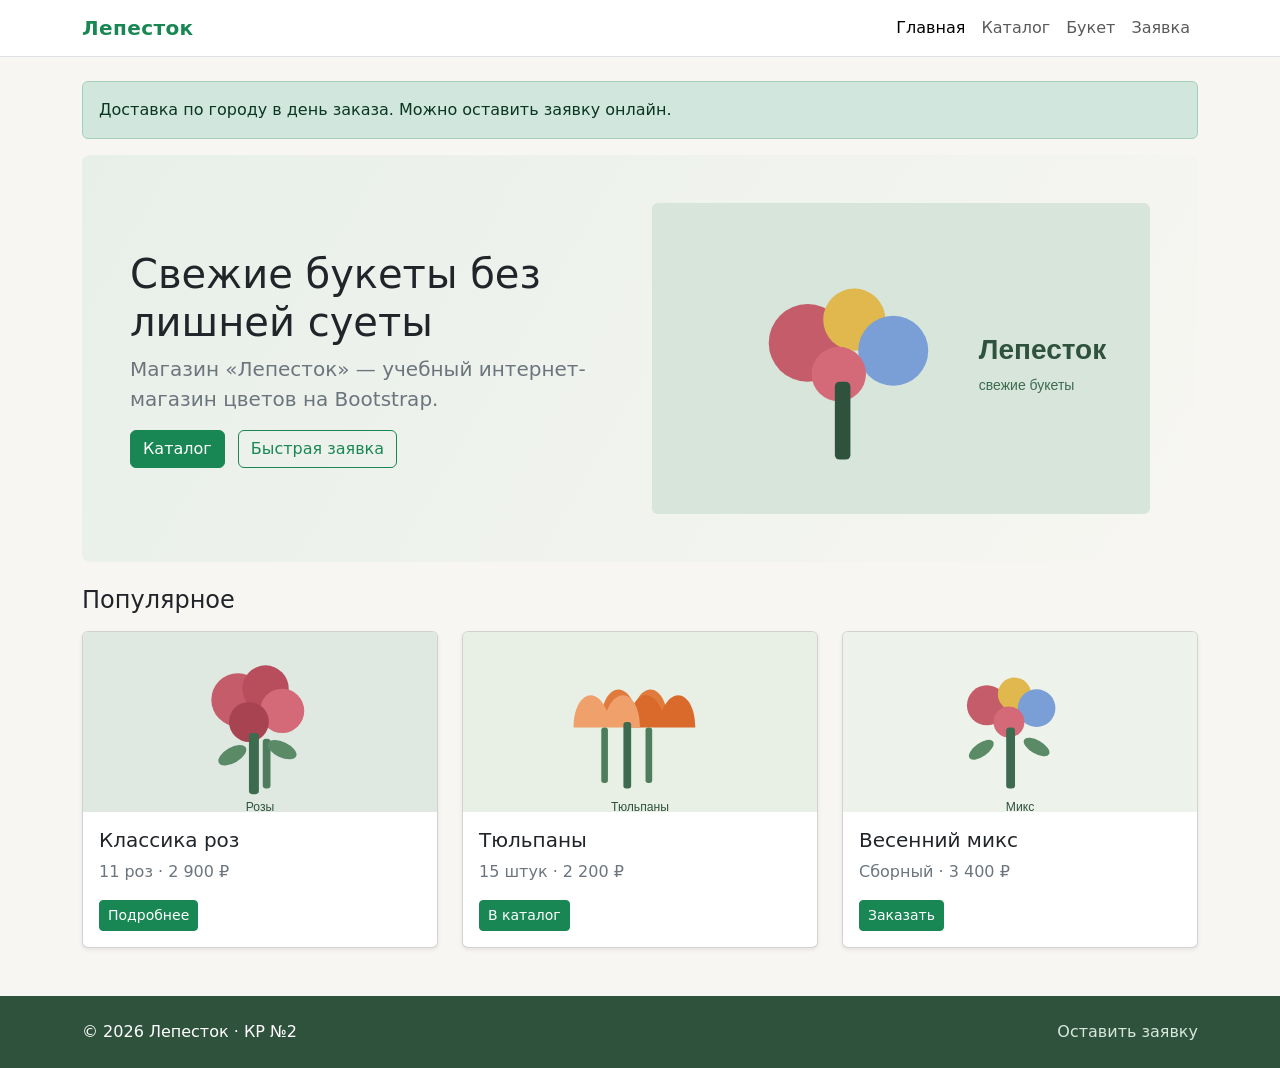
<file: index.html>
<!DOCTYPE html>
<html lang="ru">
<head>
  <meta charset="UTF-8">
  <meta name="viewport" content="width=device-width, initial-scale=1.0">
  <meta name="description" content="Лепесток — цветочный магазин. Учебный проект на Bootstrap.">
  <title>Лепесток — главная</title>
  <link href="https://cdn.jsdelivr.net/npm/bootstrap@5.3.3/dist/css/bootstrap.min.css" rel="stylesheet">
  <link rel="stylesheet" href="css/custom.css">
</head>
<body>
  <nav class="navbar navbar-expand-lg navbar-light bg-white border-bottom">
    <div class="container">
      <a class="navbar-brand text-success" href="index.html">Лепесток</a>
      <button class="navbar-toggler" type="button" data-bs-toggle="collapse" data-bs-target="#mainNav" aria-controls="mainNav" aria-expanded="false" aria-label="Открыть меню">
        <span class="navbar-toggler-icon"></span>
      </button>
      <div class="collapse navbar-collapse" id="mainNav">
        <ul class="navbar-nav ms-auto mb-2 mb-lg-0">
          <li class="nav-item"><a class="nav-link active" href="index.html">Главная</a></li>
          <li class="nav-item"><a class="nav-link" href="catalog.html">Каталог</a></li>
          <li class="nav-item"><a class="nav-link" href="product.html">Букет</a></li>
          <li class="nav-item"><a class="nav-link" href="order.html">Заявка</a></li>
        </ul>
      </div>
    </div>
  </nav>

  <main class="container my-4">
    <div class="alert alert-success" role="alert">
      Доставка по городу в день заказа. Можно оставить заявку онлайн.
    </div>

    <section class="hero-block p-4 p-md-5 mb-4">
      <div class="row align-items-center g-4">
        <div class="col-md-6">
          <h1 class="display-6">Свежие букеты без лишней суеты</h1>
          <p class="lead text-secondary">Магазин «Лепесток» — учебный интернет-магазин цветов на Bootstrap.</p>
          <a class="btn btn-success me-2" href="catalog.html">Каталог</a>
          <button class="btn btn-outline-success" type="button" data-bs-toggle="modal" data-bs-target="#orderModal">Быстрая заявка</button>
        </div>
        <div class="col-md-6">
          <img class="img-fluid rounded" src="images/hero.svg" alt="Букеты магазина Лепесток">
        </div>
      </div>
    </section>

    <h2 class="h4 mb-3">Популярное</h2>
    <div class="row g-4">
      <div class="col-md-4">
        <div class="card h-100 shadow-sm">
          <img src="images/bouquet-rose.svg" class="card-img-top product-thumb" alt="Букет роз">
          <div class="card-body">
            <h3 class="h5 card-title">Классика роз</h3>
            <p class="card-text text-secondary">11 роз · 2 900 ₽</p>
            <a href="product.html" class="btn btn-sm btn-success">Подробнее</a>
          </div>
        </div>
      </div>
      <div class="col-md-4">
        <div class="card h-100 shadow-sm">
          <img src="images/bouquet-tulip.svg" class="card-img-top product-thumb" alt="Тюльпаны">
          <div class="card-body">
            <h3 class="h5 card-title">Тюльпаны</h3>
            <p class="card-text text-secondary">15 штук · 2 200 ₽</p>
            <a href="catalog.html" class="btn btn-sm btn-success">В каталог</a>
          </div>
        </div>
      </div>
      <div class="col-md-4">
        <div class="card h-100 shadow-sm">
          <img src="images/bouquet-mix.svg" class="card-img-top product-thumb" alt="Микс">
          <div class="card-body">
            <h3 class="h5 card-title">Весенний микс</h3>
            <p class="card-text text-secondary">Сборный · 3 400 ₽</p>
            <a href="order.html" class="btn btn-sm btn-success">Заказать</a>
          </div>
        </div>
      </div>
    </div>
  </main>

  <footer class="footer-shop text-white mt-5 py-4">
    <div class="container d-flex flex-wrap justify-content-between gap-2">
      <span>© 2026 Лепесток · КР №2</span>
      <a href="order.html">Оставить заявку</a>
    </div>
  </footer>

  <div class="modal fade" id="orderModal" tabindex="-1" aria-labelledby="orderModalLabel" aria-hidden="true">
    <div class="modal-dialog">
      <div class="modal-content">
        <div class="modal-header">
          <h2 class="modal-title fs-5" id="orderModalLabel">Быстрая заявка</h2>
          <button type="button" class="btn-close" data-bs-dismiss="modal" aria-label="Закрыть"></button>
        </div>
        <div class="modal-body">
          <form>
            <div class="mb-3">
              <label for="m-name" class="form-label">Имя *</label>
              <input type="text" class="form-control" id="m-name" required>
            </div>
            <div class="mb-3">
              <label for="m-phone" class="form-label">Телефон *</label>
              <input type="tel" class="form-control" id="m-phone" required>
            </div>
            <div class="mb-3">
              <label for="m-text" class="form-label">Комментарий</label>
              <textarea class="form-control" id="m-text" rows="3"></textarea>
            </div>
            <button type="submit" class="btn btn-success">Отправить</button>
          </form>
        </div>
      </div>
    </div>
  </div>

  <script src="https://cdn.jsdelivr.net/npm/bootstrap@5.3.3/dist/js/bootstrap.bundle.min.js"></script>
</body>
</html>
</file>
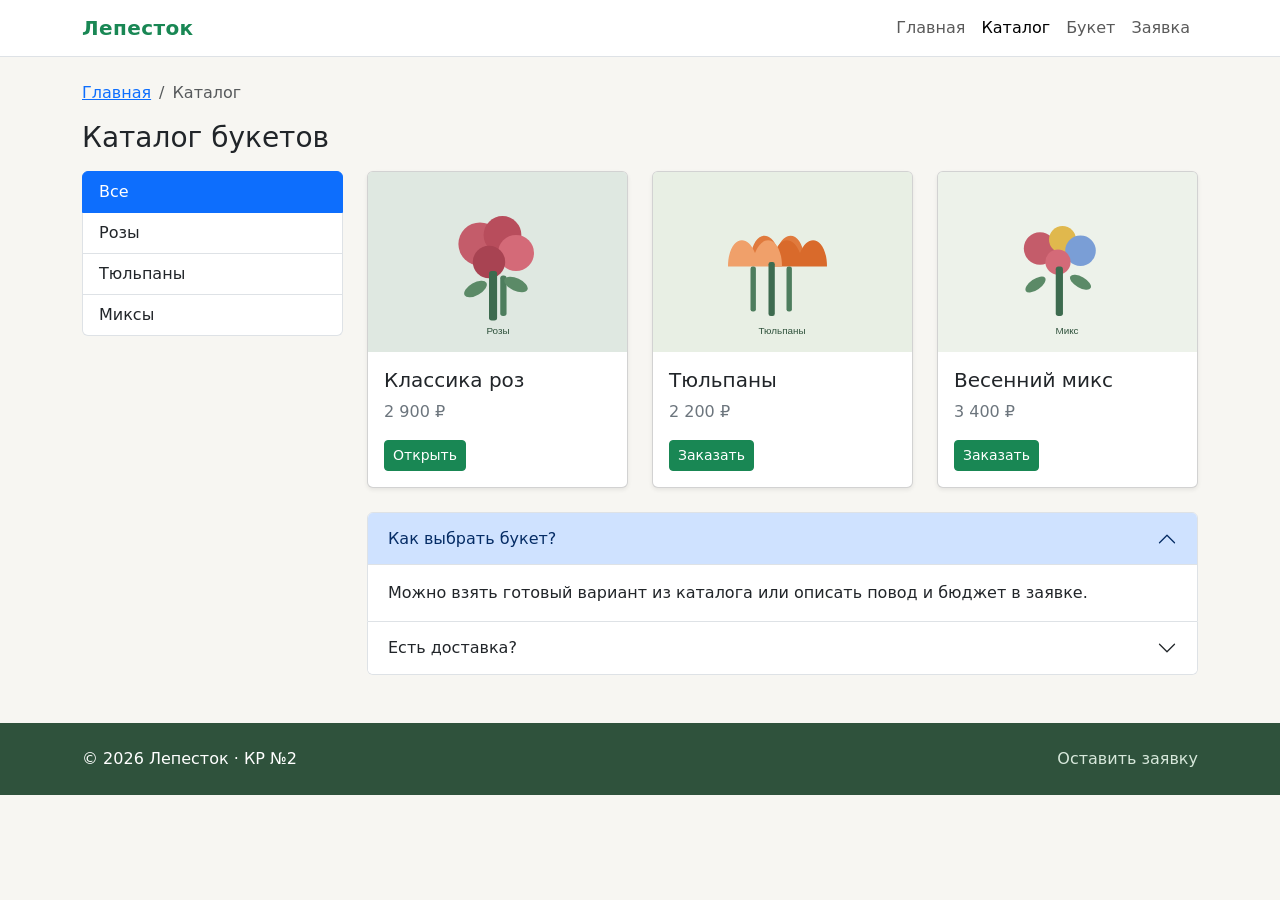
<file: catalog.html>
<!DOCTYPE html>
<html lang="ru">
<head>
  <meta charset="UTF-8">
  <meta name="viewport" content="width=device-width, initial-scale=1.0">
  <meta name="description" content="Каталог букетов Лепесток на Bootstrap.">
  <title>Лепесток — каталог</title>
  <link href="https://cdn.jsdelivr.net/npm/bootstrap@5.3.3/dist/css/bootstrap.min.css" rel="stylesheet">
  <link rel="stylesheet" href="css/custom.css">
</head>
<body>
  <nav class="navbar navbar-expand-lg navbar-light bg-white border-bottom">
    <div class="container">
      <a class="navbar-brand text-success" href="index.html">Лепесток</a>
      <button class="navbar-toggler" type="button" data-bs-toggle="collapse" data-bs-target="#mainNav" aria-controls="mainNav" aria-expanded="false" aria-label="Открыть меню">
        <span class="navbar-toggler-icon"></span>
      </button>
      <div class="collapse navbar-collapse" id="mainNav">
        <ul class="navbar-nav ms-auto mb-2 mb-lg-0">
          <li class="nav-item"><a class="nav-link" href="index.html">Главная</a></li>
          <li class="nav-item"><a class="nav-link active" href="catalog.html">Каталог</a></li>
          <li class="nav-item"><a class="nav-link" href="product.html">Букет</a></li>
          <li class="nav-item"><a class="nav-link" href="order.html">Заявка</a></li>
        </ul>
      </div>
    </div>
  </nav>

  <main class="container my-4">
    <nav aria-label="breadcrumb">
      <ol class="breadcrumb">
        <li class="breadcrumb-item"><a href="index.html">Главная</a></li>
        <li class="breadcrumb-item active" aria-current="page">Каталог</li>
      </ol>
    </nav>

    <h1 class="h3 mb-3">Каталог букетов</h1>

    <div class="row g-4">
      <div class="col-lg-3">
        <div class="list-group">
          <a href="catalog.html" class="list-group-item list-group-item-action active" aria-current="true">Все</a>
          <a href="#roses" class="list-group-item list-group-item-action">Розы</a>
          <a href="#tulips" class="list-group-item list-group-item-action">Тюльпаны</a>
          <a href="#mix" class="list-group-item list-group-item-action">Миксы</a>
        </div>
      </div>

      <div class="col-lg-9">
        <div class="row g-4">
          <div class="col-md-6 col-xl-4" id="roses">
            <div class="card h-100 shadow-sm">
              <img src="images/bouquet-rose.svg" class="card-img-top product-thumb" alt="Классика роз">
              <div class="card-body">
                <h2 class="h5">Классика роз</h2>
                <p class="text-secondary">2 900 ₽</p>
                <a href="product.html" class="btn btn-success btn-sm">Открыть</a>
              </div>
            </div>
          </div>
          <div class="col-md-6 col-xl-4" id="tulips">
            <div class="card h-100 shadow-sm">
              <img src="images/bouquet-tulip.svg" class="card-img-top product-thumb" alt="Тюльпаны">
              <div class="card-body">
                <h2 class="h5">Тюльпаны</h2>
                <p class="text-secondary">2 200 ₽</p>
                <a href="order.html" class="btn btn-success btn-sm">Заказать</a>
              </div>
            </div>
          </div>
          <div class="col-md-6 col-xl-4" id="mix">
            <div class="card h-100 shadow-sm">
              <img src="images/bouquet-mix.svg" class="card-img-top product-thumb" alt="Весенний микс">
              <div class="card-body">
                <h2 class="h5">Весенний микс</h2>
                <p class="text-secondary">3 400 ₽</p>
                <a href="order.html" class="btn btn-success btn-sm">Заказать</a>
              </div>
            </div>
          </div>
        </div>

        <div class="accordion mt-4" id="faq">
          <div class="accordion-item">
            <h2 class="accordion-header">
              <button class="accordion-button" type="button" data-bs-toggle="collapse" data-bs-target="#faq1">
                Как выбрать букет?
              </button>
            </h2>
            <div id="faq1" class="accordion-collapse collapse show" data-bs-parent="#faq">
              <div class="accordion-body">
                Можно взять готовый вариант из каталога или описать повод и бюджет в заявке.
              </div>
            </div>
          </div>
          <div class="accordion-item">
            <h2 class="accordion-header">
              <button class="accordion-button collapsed" type="button" data-bs-toggle="collapse" data-bs-target="#faq2">
                Есть доставка?
              </button>
            </h2>
            <div id="faq2" class="accordion-collapse collapse" data-bs-parent="#faq">
              <div class="accordion-body">
                Да, по городу в день заказа. Точное время уточняем по телефону.
              </div>
            </div>
          </div>
        </div>
      </div>
    </div>
  </main>

  <footer class="footer-shop text-white mt-5 py-4">
    <div class="container d-flex flex-wrap justify-content-between gap-2">
      <span>© 2026 Лепесток · КР №2</span>
      <a href="order.html">Оставить заявку</a>
    </div>
  </footer>

  <script src="https://cdn.jsdelivr.net/npm/bootstrap@5.3.3/dist/js/bootstrap.bundle.min.js"></script>
</body>
</html>
</file>
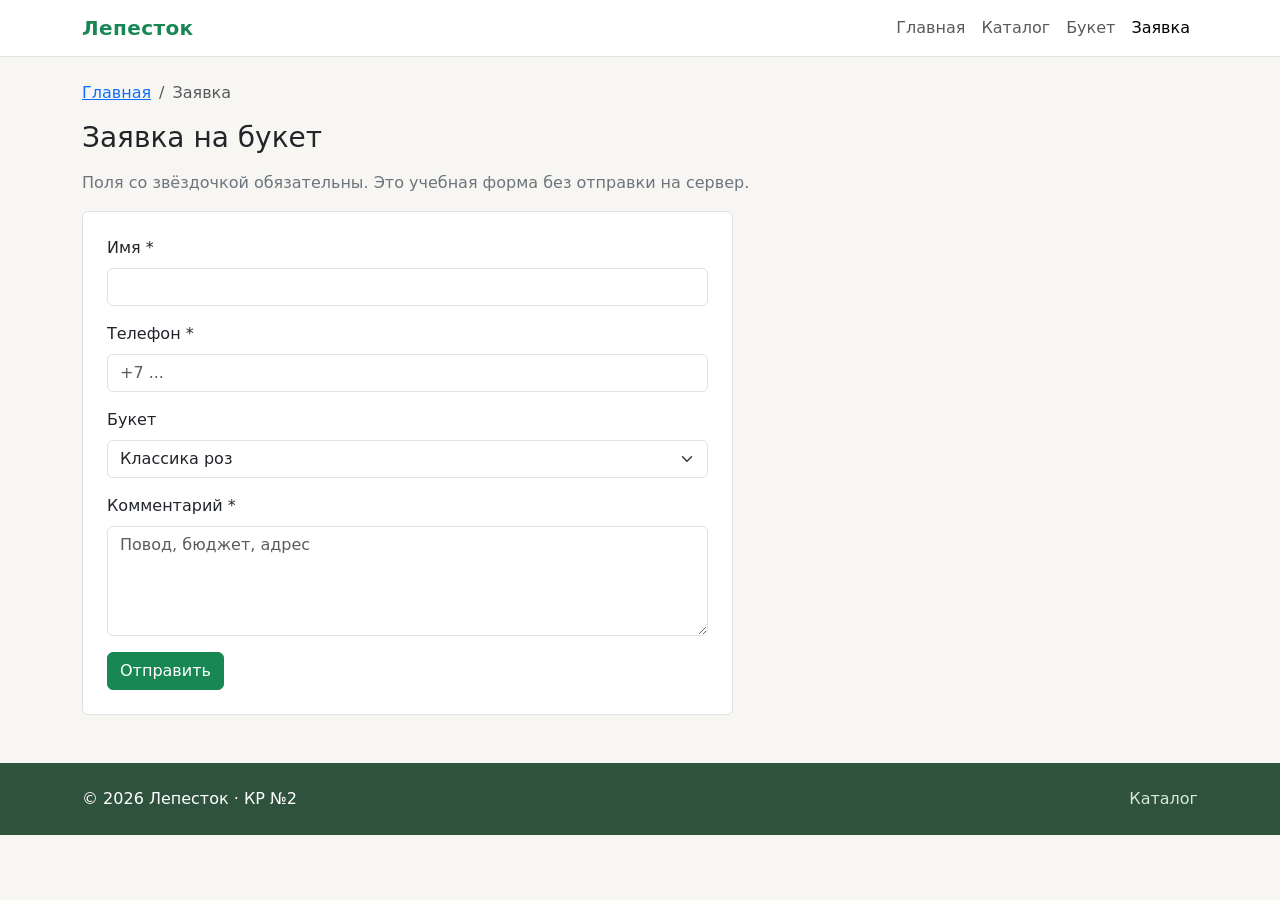
<file: order.html>
<!DOCTYPE html>
<html lang="ru">
<head>
  <meta charset="UTF-8">
  <meta name="viewport" content="width=device-width, initial-scale=1.0">
  <meta name="description" content="Заявка на букет в магазине Лепесток.">
  <title>Лепесток — заявка</title>
  <link href="https://cdn.jsdelivr.net/npm/bootstrap@5.3.3/dist/css/bootstrap.min.css" rel="stylesheet">
  <link rel="stylesheet" href="css/custom.css">
</head>
<body>
  <nav class="navbar navbar-expand-lg navbar-light bg-white border-bottom">
    <div class="container">
      <a class="navbar-brand text-success" href="index.html">Лепесток</a>
      <button class="navbar-toggler" type="button" data-bs-toggle="collapse" data-bs-target="#mainNav" aria-controls="mainNav" aria-expanded="false" aria-label="Открыть меню">
        <span class="navbar-toggler-icon"></span>
      </button>
      <div class="collapse navbar-collapse" id="mainNav">
        <ul class="navbar-nav ms-auto mb-2 mb-lg-0">
          <li class="nav-item"><a class="nav-link" href="index.html">Главная</a></li>
          <li class="nav-item"><a class="nav-link" href="catalog.html">Каталог</a></li>
          <li class="nav-item"><a class="nav-link" href="product.html">Букет</a></li>
          <li class="nav-item"><a class="nav-link active" href="order.html">Заявка</a></li>
        </ul>
      </div>
    </div>
  </nav>

  <main class="container my-4">
    <nav aria-label="breadcrumb">
      <ol class="breadcrumb">
        <li class="breadcrumb-item"><a href="index.html">Главная</a></li>
        <li class="breadcrumb-item active" aria-current="page">Заявка</li>
      </ol>
    </nav>

    <h1 class="h3 mb-3">Заявка на букет</h1>
    <p class="text-secondary">Поля со звёздочкой обязательны. Это учебная форма без отправки на сервер.</p>

    <form class="bg-white border rounded p-4 col-lg-7">
      <div class="mb-3">
        <label for="name" class="form-label">Имя *</label>
        <input type="text" class="form-control" id="name" required>
      </div>
      <div class="mb-3">
        <label for="phone" class="form-label">Телефон *</label>
        <input type="tel" class="form-control" id="phone" placeholder="+7 ..." required>
      </div>
      <div class="mb-3">
        <label for="bouquet" class="form-label">Букет</label>
        <select class="form-select" id="bouquet">
          <option>Классика роз</option>
          <option>Тюльпаны</option>
          <option>Весенний микс</option>
          <option>Свой вариант</option>
        </select>
      </div>
      <div class="mb-3">
        <label for="message" class="form-label">Комментарий *</label>
        <textarea class="form-control" id="message" rows="4" required placeholder="Повод, бюджет, адрес"></textarea>
      </div>
      <button type="submit" class="btn btn-success">Отправить</button>
    </form>
  </main>

  <footer class="footer-shop text-white mt-5 py-4">
    <div class="container d-flex flex-wrap justify-content-between gap-2">
      <span>© 2026 Лепесток · КР №2</span>
      <a href="catalog.html">Каталог</a>
    </div>
  </footer>

  <script src="https://cdn.jsdelivr.net/npm/bootstrap@5.3.3/dist/js/bootstrap.bundle.min.js"></script>
</body>
</html>
</file>
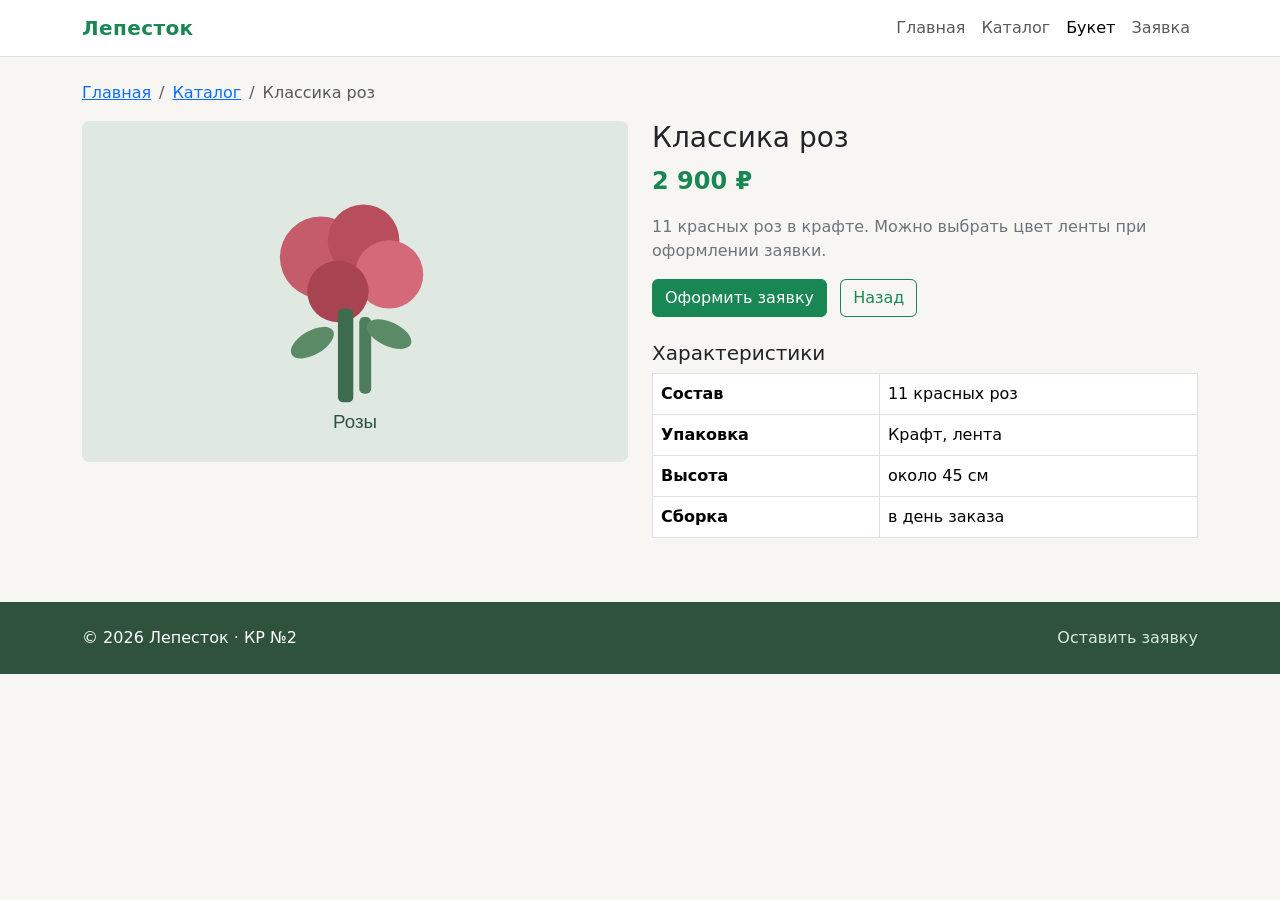
<file: product.html>
<!DOCTYPE html>
<html lang="ru">
<head>
  <meta charset="UTF-8">
  <meta name="viewport" content="width=device-width, initial-scale=1.0">
  <meta name="description" content="Букет Классика роз — страница товара Лепесток.">
  <title>Лепесток — Классика роз</title>
  <link href="https://cdn.jsdelivr.net/npm/bootstrap@5.3.3/dist/css/bootstrap.min.css" rel="stylesheet">
  <link rel="stylesheet" href="css/custom.css">
</head>
<body>
  <nav class="navbar navbar-expand-lg navbar-light bg-white border-bottom">
    <div class="container">
      <a class="navbar-brand text-success" href="index.html">Лепесток</a>
      <button class="navbar-toggler" type="button" data-bs-toggle="collapse" data-bs-target="#mainNav" aria-controls="mainNav" aria-expanded="false" aria-label="Открыть меню">
        <span class="navbar-toggler-icon"></span>
      </button>
      <div class="collapse navbar-collapse" id="mainNav">
        <ul class="navbar-nav ms-auto mb-2 mb-lg-0">
          <li class="nav-item"><a class="nav-link" href="index.html">Главная</a></li>
          <li class="nav-item"><a class="nav-link" href="catalog.html">Каталог</a></li>
          <li class="nav-item"><a class="nav-link active" href="product.html">Букет</a></li>
          <li class="nav-item"><a class="nav-link" href="order.html">Заявка</a></li>
        </ul>
      </div>
    </div>
  </nav>

  <main class="container my-4">
    <nav aria-label="breadcrumb">
      <ol class="breadcrumb">
        <li class="breadcrumb-item"><a href="index.html">Главная</a></li>
        <li class="breadcrumb-item"><a href="catalog.html">Каталог</a></li>
        <li class="breadcrumb-item active" aria-current="page">Классика роз</li>
      </ol>
    </nav>

    <div class="row g-4">
      <div class="col-md-6">
        <img src="images/bouquet-rose.svg" class="product-hero-img" alt="Букет из красных роз">
      </div>
      <div class="col-md-6">
        <h1 class="h3">Классика роз</h1>
        <p class="fs-4 text-success fw-semibold">2 900 ₽</p>
        <p class="text-secondary">
          11 красных роз в крафте. Можно выбрать цвет ленты при оформлении заявки.
        </p>
        <a class="btn btn-success me-2" href="order.html">Оформить заявку</a>
        <a class="btn btn-outline-success" href="catalog.html">Назад</a>

        <h2 class="h5 mt-4">Характеристики</h2>
        <div class="table-responsive">
          <table class="table table-bordered bg-white">
            <tbody>
              <tr><th scope="row">Состав</th><td>11 красных роз</td></tr>
              <tr><th scope="row">Упаковка</th><td>Крафт, лента</td></tr>
              <tr><th scope="row">Высота</th><td>около 45 см</td></tr>
              <tr><th scope="row">Сборка</th><td>в день заказа</td></tr>
            </tbody>
          </table>
        </div>
      </div>
    </div>
  </main>

  <footer class="footer-shop text-white mt-5 py-4">
    <div class="container d-flex flex-wrap justify-content-between gap-2">
      <span>© 2026 Лепесток · КР №2</span>
      <a href="order.html">Оставить заявку</a>
    </div>
  </footer>

  <script src="https://cdn.jsdelivr.net/npm/bootstrap@5.3.3/dist/js/bootstrap.bundle.min.js"></script>
</body>
</html>
</file>
<file: css/custom.css>
/* Небольшие правки поверх Bootstrap */

body {
  background-color: #f7f6f2;
}

.navbar-brand {
  font-weight: 700;
  letter-spacing: 0.02em;
}

.hero-block {
  background: linear-gradient(120deg, #e8efe9, #f7f6f2);
  border-radius: 0.5rem;
}

.product-thumb {
  height: 180px;
  object-fit: cover;
  background: #dfe8e1;
}

.product-hero-img {
  width: 100%;
  min-height: 280px;
  object-fit: cover;
  background: #dfe8e1;
  border-radius: 0.5rem;
}

.footer-shop {
  background: #2f523c;
}

.footer-shop a {
  color: #d7e8db;
  text-decoration: none;
}

.footer-shop a:hover {
  text-decoration: underline;
}
</file>
